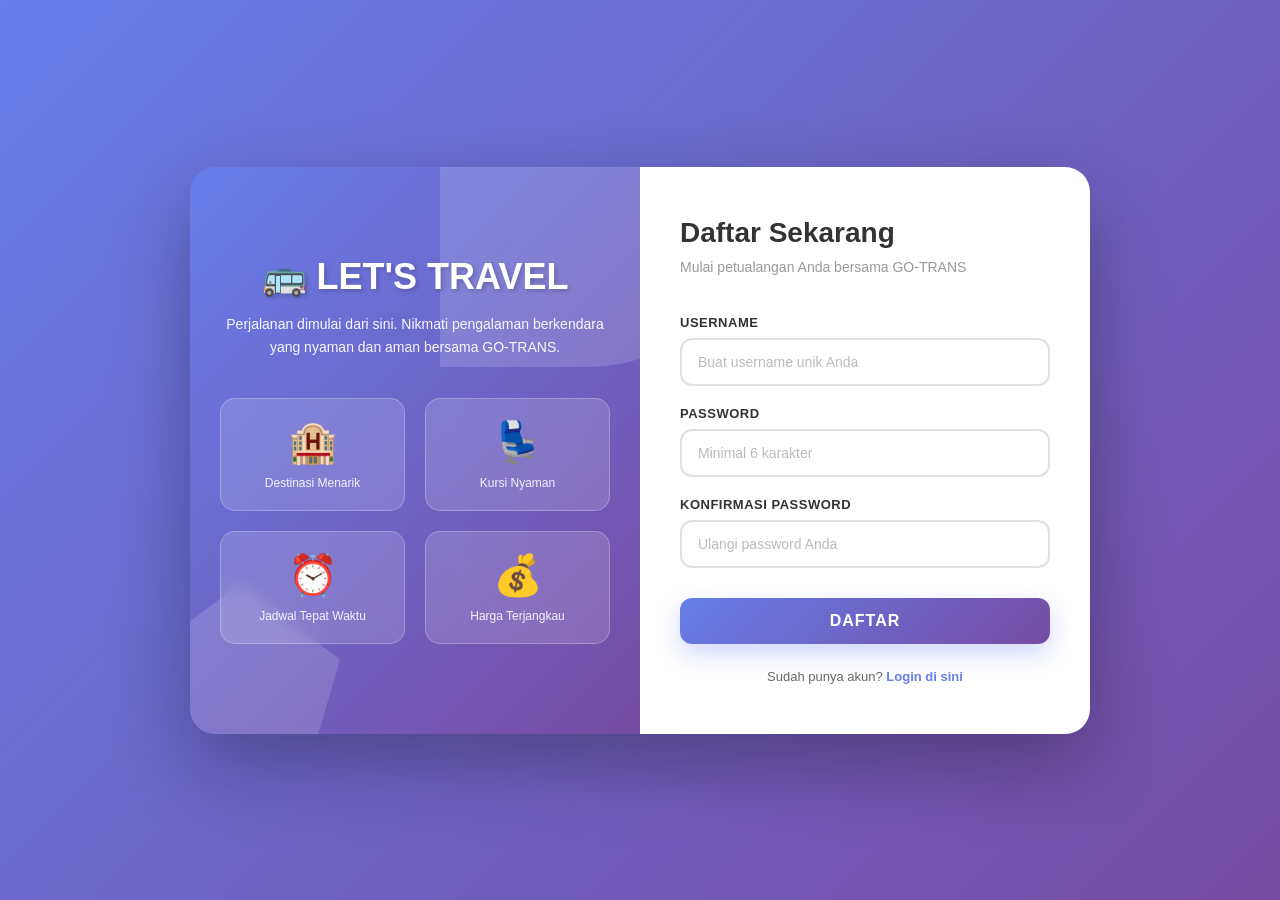
<file: index.html>
<!DOCTYPE html>
<html>
<head>
<title>Register GO-TRANS</title>
<meta charset="UTF-8">
<style>
* {
    margin: 0;
    padding: 0;
    box-sizing: border-box;
}

body {
    font-family: 'Segoe UI', Arial, sans-serif;
    background: linear-gradient(135deg, #667eea 0%, #764ba2 100%);
    margin: 0;
    min-height: 100vh;
    display: flex;
    justify-content: center;
    align-items: center;
    padding: 20px;
}

.container {
    width: 100%;
    max-width: 900px;
    display: grid;
    grid-template-columns: 1fr 1fr;
    gap: 0;
    border-radius: 25px;
    overflow: hidden;
    box-shadow: 0 30px 80px rgba(0,0,0,0.3);
    animation: slideUp 0.8s ease;
}

@keyframes slideUp {
    from {
        opacity: 0;
        transform: translateY(40px);
    }
    to {
        opacity: 1;
        transform: translateY(0);
    }
}

/* LEFT SIDE - IMAGES */
.hero-section {
    background: linear-gradient(135deg, #667eea 0%, #764ba2 100%);
    position: relative;
    display: flex;
    align-items: center;
    justify-content: center;
    padding: 40px 30px;
    color: white;
    overflow: hidden;
}

.hero-content {
    position: relative;
    z-index: 2;
    text-align: center;
}

.hero-section h1 {
    font-size: 36px;
    margin-bottom: 15px;
    font-weight: 800;
    text-shadow: 2px 2px 4px rgba(0,0,0,0.2);
}

.hero-section p {
    font-size: 14px;
    opacity: 0.95;
    margin-bottom: 30px;
    line-height: 1.6;
}

/* Travel Icon Animation */
.travel-icons {
    display: grid;
    grid-template-columns: 1fr 1fr;
    gap: 20px;
    margin-top: 40px;
}

.icon-box {
    background: rgba(255,255,255,0.15);
    padding: 20px;
    border-radius: 15px;
    backdrop-filter: blur(10px);
    border: 1px solid rgba(255,255,255,0.25);
    animation: float 3s infinite ease-in-out;
    cursor: pointer;
    transition: all 0.3s ease;
}

.icon-box:nth-child(1) { animation-delay: 0s; }
.icon-box:nth-child(2) { animation-delay: 0.5s; }
.icon-box:nth-child(3) { animation-delay: 1s; }
.icon-box:nth-child(4) { animation-delay: 1.5s; }

.icon-box:hover {
    background: rgba(255,255,255,0.25);
    transform: translateY(-10px);
}

@keyframes float {
    0%, 100% { transform: translateY(0); }
    50% { transform: translateY(-15px); }
}

.icon-box-icon {
    font-size: 40px;
    margin-bottom: 10px;
}

.icon-box-text {
    font-size: 12px;
    opacity: 0.9;
}

/* Geometric shapes background */
.shape {
    position: absolute;
    opacity: 0.15;
}

.shape-1 {
    width: 300px;
    height: 300px;
    background: white;
    border-radius: 0 50% 50% 0;
    top: -100px;
    right: -100px;
    animation: rotate 20s infinite linear;
}

.shape-2 {
    width: 200px;
    height: 200px;
    background: white;
    clip-path: polygon(50% 0%, 100% 38%, 82% 100%, 18% 100%, 0% 38%);
    bottom: -50px;
    left: -50px;
    animation: rotate 30s infinite linear reverse;
}

@keyframes rotate {
    0% { transform: rotate(0deg); }
    100% { transform: rotate(360deg); }
}

/* RIGHT SIDE - FORM */
.form-section {
    background: white;
    padding: 50px 40px;
    display: flex;
    flex-direction: column;
    justify-content: center;
}

.form-section h2 {
    color: #333;
    margin-bottom: 10px;
    font-size: 28px;
}

.form-section .subtitle {
    color: #999;
    margin-bottom: 40px;
    font-size: 14px;
}

.form-group {
    margin-bottom: 20px;
}

.form-group label {
    display: block;
    margin-bottom: 8px;
    color: #333;
    font-weight: 600;
    font-size: 13px;
    text-transform: uppercase;
    letter-spacing: 0.5px;
}

input {
    width: 100%;
    padding: 14px 16px;
    border: 2px solid #e0e0e0;
    border-radius: 12px;
    font-size: 14px;
    transition: all 0.3s ease;
    font-family: Arial, sans-serif;
}

input::placeholder {
    color: #bbb;
}

input:focus {
    outline: none;
    border: 2px solid #667eea;
    box-shadow: 0 0 15px rgba(102, 126, 234, 0.2);
    background: #f8f9ff;
}

button {
    width: 100%;
    padding: 14px;
    margin-top: 10px;
    border: none;
    background: linear-gradient(135deg, #667eea 0%, #764ba2 100%);
    color: white;
    font-size: 16px;
    font-weight: bold;
    border-radius: 12px;
    cursor: pointer;
    transition: all 0.3s ease;
    text-transform: uppercase;
    letter-spacing: 1px;
    box-shadow: 0 10px 25px rgba(102, 126, 234, 0.3);
}

button:hover {
    transform: translateY(-3px);
    box-shadow: 0 15px 40px rgba(102, 126, 234, 0.4);
}

button:active {
    transform: translateY(-1px);
}

.login-link {
    text-align: center;
    margin-top: 25px;
    font-size: 13px;
    color: #666;
}

.login-link a {
    color: #667eea;
    text-decoration: none;
    font-weight: bold;
    transition: all 0.3s ease;
}

.login-link a:hover {
    color: #764ba2;
    text-decoration: underline;
}

/* SUCCESS */
.success-section {
    display: none;
    flex-direction: column;
    align-items: center;
    justify-content: center;
    padding: 60px 40px;
    background: white;
    text-align: center;
}

.success-section.active {
    display: flex;
}

.success-icon {
    width: 100px;
    height: 100px;
    border-radius: 50%;
    background: linear-gradient(135deg, #4caf50 0%, #45a049 100%);
    display: flex;
    align-items: center;
    justify-content: center;
    margin-bottom: 25px;
    animation: popIn 0.6s cubic-bezier(0.68, -0.55, 0.265, 1.55);
    box-shadow: 0 10px 30px rgba(76, 175, 80, 0.3);
}

.success-icon::after {
    content: "✔";
    font-size: 50px;
    color: white;
    font-weight: bold;
}

.success-section h2 {
    color: #4caf50;
    font-size: 28px;
    margin-bottom: 10px;
}

.success-section p {
    color: #666;
    font-size: 14px;
    margin-bottom: 30px;
}

.success-section .btn-next {
    background: linear-gradient(135deg, #667eea 0%, #764ba2 100%);
    color: white;
    padding: 12px 30px;
    border: none;
    border-radius: 10px;
    cursor: pointer;
    font-weight: bold;
    transition: all 0.3s ease;
}

.success-section .btn-next:hover {
    transform: translateY(-3px);
    box-shadow: 0 10px 30px rgba(102, 126, 234, 0.3);
}

@keyframes popIn {
    0% {
        transform: scale(0) rotateZ(-45deg);
        opacity: 0;
    }
    100% {
        transform: scale(1) rotateZ(0deg);
        opacity: 1;
    }
}

/* RESPONSIVE */
@media (max-width: 768px) {
    .container {
        grid-template-columns: 1fr;
    }

    .hero-section {
        padding: 30px 25px;
        min-height: 300px;
    }

    .hero-section h1 {
        font-size: 28px;
    }

    .form-section {
        padding: 40px 30px;
    }

    .travel-icons {
        grid-template-columns: 1fr 1fr;
        gap: 15px;
        margin-top: 25px;
    }
}
</style>
</head>

<body>

<div class="container">
    <!-- LEFT SIDE - HERO -->
    <div class="hero-section" id="heroSection">
        <div class="shape shape-1"></div>
        <div class="shape shape-2"></div>

        <div class="hero-content">
            <h1>🚌 LET'S TRAVEL</h1>
            <p>Perjalanan dimulai dari sini. Nikmati pengalaman berkendara yang nyaman dan aman bersama GO-TRANS.</p>

            <div class="travel-icons">
                <div class="icon-box">
                    <div class="icon-box-icon">🏨</div>
                    <div class="icon-box-text">Destinasi Menarik</div>
                </div>
                <div class="icon-box">
                    <div class="icon-box-icon">💺</div>
                    <div class="icon-box-text">Kursi Nyaman</div>
                </div>
                <div class="icon-box">
                    <div class="icon-box-icon">⏰</div>
                    <div class="icon-box-text">Jadwal Tepat Waktu</div>
                </div>
                <div class="icon-box">
                    <div class="icon-box-icon">💰</div>
                    <div class="icon-box-text">Harga Terjangkau</div>
                </div>
            </div>
        </div>

        <div class="success-section" id="successBox">
            <div class="success-icon"></div>
            <h2>Registrasi Berhasil!</h2>
            <p>Selamat datang di GO-TRANS. Perjalanan Anda dimulai dari sini.</p>
            <button class="btn-next" onclick="lanjut()">Lanjut ke Dashboard</button>
        </div>
    </div>

    <!-- RIGHT SIDE - FORM -->
    <div class="form-section" id="formSection">
        <h2>Daftar Sekarang</h2>
        <p class="subtitle">Mulai petualangan Anda bersama GO-TRANS</p>

        <div class="form-group">
            <label for="username">Username</label>
            <input 
                id="username" 
                type="text"
                placeholder="Buat username unik Anda"
                autocomplete="off"
            >
        </div>

        <div class="form-group">
            <label for="password">Password</label>
            <input 
                id="password" 
                type="password"
                placeholder="Minimal 6 karakter"
                autocomplete="off"
            >
        </div>

        <div class="form-group">
            <label for="password-confirm">Konfirmasi Password</label>
            <input 
                id="password-confirm" 
                type="password"
                placeholder="Ulangi password Anda"
                autocomplete="off"
            >
        </div>

        <button onclick="daftar()">Daftar</button>

        <div class="login-link">
            Sudah punya akun? <a href="login.html">Login di sini</a>
        </div>
    </div>
</div>

<script>
function daftar() {
    const username = document.getElementById("username").value.trim();
    const password = document.getElementById("password").value.trim();
    const passwordConfirm = document.getElementById("password-confirm").value.trim();

    if (!username || !password || !passwordConfirm) {
        alert("⚠️ Semua field harus diisi!");
        return;
    }

    if (username.length < 3) {
        alert("⚠️ Username minimal 3 karakter!");
        return;
    }

    if (password.length < 6) {
        alert("⚠️ Password minimal 6 karakter!");
        return;
    }

    if (password !== passwordConfirm) {
        alert("⚠️ Password tidak cocok!");
        return;
    }

    localStorage.setItem("user", JSON.stringify({
        username: username,
        password: password
    }));

    document.getElementById("formSection").style.display = "none";
    document.getElementById("successBox").classList.add("active");
}

function lanjut() {
    window.location = "dashboard.html";
}

// Enter key
document.addEventListener('keypress', function(e) {
    if (e.key === 'Enter') {
        daftar();
    }
});
</script>

</body>
</html>
</file>
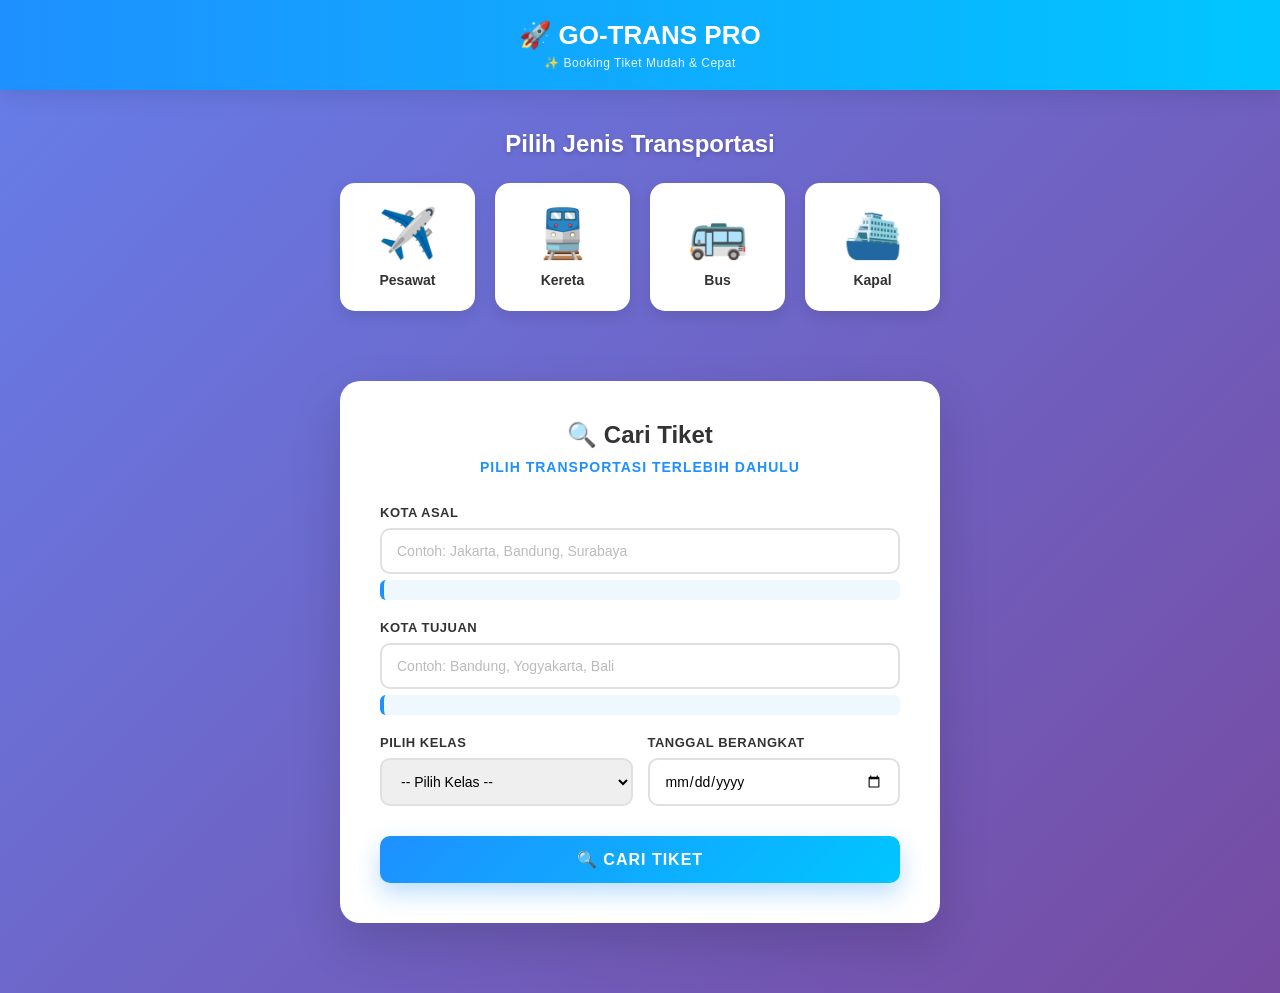
<file: dashboard.html>
<!DOCTYPE html>
<html>
<head>
<title>GO-TRANS PRO - Dashboard</title>
<meta charset="UTF-8">
<meta name="viewport" content="width=device-width, initial-scale=1.0">
<style>
* {
    margin: 0;
    padding: 0;
    box-sizing: border-box;
}

body {
    font-family: 'Segoe UI', Tahoma, Geneva, Verdana, sans-serif;
    background: linear-gradient(135deg, #667eea 0%, #764ba2 100%);
    min-height: 100vh;
    padding-bottom: 40px;
}

/* NAVBAR */
.navbar {
    background: linear-gradient(90deg, #1e90ff 0%, #00c6ff 100%);
    color: white;
    padding: 20px;
    text-align: center;
    font-size: 26px;
    font-weight: bold;
    box-shadow: 0 5px 20px rgba(0,0,0,0.1);
    position: sticky;
    top: 0;
    z-index: 100;
}

.navbar-subtitle {
    font-size: 12px;
    opacity: 0.9;
    margin-top: 5px;
    font-weight: normal;
    letter-spacing: 0.5px;
}

/* TRANSPORT SELECTOR */
.transport-section {
    padding: 40px 20px;
    text-align: center;
}

.transport-title {
    color: white;
    font-size: 24px;
    margin-bottom: 25px;
    font-weight: bold;
    text-shadow: 0 2px 4px rgba(0,0,0,0.2);
}

.transport {
    display: grid;
    grid-template-columns: repeat(auto-fit, minmax(120px, 1fr));
    gap: 20px;
    max-width: 600px;
    margin: 0 auto;
    justify-content: center;
}

.item {
    background: white;
    padding: 20px;
    border-radius: 15px;
    cursor: pointer;
    border: 3px solid transparent;
    transition: all 0.4s cubic-bezier(0.68, -0.55, 0.265, 1.55);
    box-shadow: 0 5px 15px rgba(0,0,0,0.1);
    position: relative;
    overflow: hidden;
}

.item::before {
    content: '';
    position: absolute;
    top: 0;
    left: -100%;
    width: 100%;
    height: 100%;
    background: rgba(30, 144, 255, 0.1);
    transition: left 0.3s ease;
}

.item:hover {
    transform: translateY(-8px);
    box-shadow: 0 12px 30px rgba(0,0,0,0.2);
}

.item:hover::before {
    left: 100%;
}

.item.active {
    border: 3px solid #1e90ff;
    background: linear-gradient(135deg, #e3f2fd 0%, #f0f8ff 100%);
    transform: scale(1.05);
    box-shadow: 0 15px 40px rgba(30, 144, 255, 0.3);
}

.item-icon {
    font-size: 48px;
    margin-bottom: 10px;
}

.item-name {
    font-weight: 600;
    color: #333;
    font-size: 14px;
}

.item.active .item-name {
    color: #1e90ff;
}

/* SEARCH BOX */
.search-box {
    background: white;
    margin: 30px auto;
    padding: 40px;
    max-width: 600px;
    border-radius: 20px;
    box-shadow: 0 20px 50px rgba(0,0,0,0.15);
    animation: slideUp 0.6s ease;
}

@keyframes slideUp {
    from {
        opacity: 0;
        transform: translateY(30px);
    }
    to {
        opacity: 1;
        transform: translateY(0);
    }
}

.search-box h2 {
    text-align: center;
    color: #333;
    margin-bottom: 10px;
    font-size: 24px;
}

.search-box .subtitle {
    text-align: center;
    color: #1e90ff;
    font-weight: 600;
    margin-bottom: 30px;
    font-size: 14px;
    text-transform: uppercase;
    letter-spacing: 1px;
}

.form-group {
    margin-bottom: 20px;
}

.form-group label {
    display: block;
    margin-bottom: 8px;
    color: #333;
    font-weight: 600;
    font-size: 13px;
    text-transform: uppercase;
    letter-spacing: 0.5px;
}

input, select {
    width: 100%;
    padding: 13px 15px;
    border: 2px solid #e0e0e0;
    border-radius: 10px;
    font-size: 14px;
    font-family: 'Segoe UI', Arial, sans-serif;
    transition: all 0.3s ease;
    box-sizing: border-box;
}

input:focus, select:focus {
    outline: none;
    border: 2px solid #1e90ff;
    box-shadow: 0 0 15px rgba(30, 144, 255, 0.2);
    background: #f8f9ff;
}

input::placeholder {
    color: #bbb;
}

.info-box {
    background: #f0f8ff;
    border-left: 4px solid #1e90ff;
    padding: 10px 12px;
    border-radius: 6px;
    font-size: 12px;
    color: #1e90ff;
    margin-top: 6px;
    min-height: 18px;
    transition: all 0.3s ease;
}

.info-box.error {
    background: #ffebee;
    border-left-color: #f44336;
    color: #f44336;
}

.info-box.success {
    background: #e8f5e9;
    border-left-color: #4caf50;
    color: #4caf50;
}

.form-row {
    display: grid;
    grid-template-columns: 1fr 1fr;
    gap: 15px;
}

.btn-cari {
    width: 100%;
    padding: 14px;
    background: linear-gradient(135deg, #1e90ff 0%, #00c6ff 100%);
    color: white;
    border: none;
    border-radius: 10px;
    font-size: 16px;
    font-weight: bold;
    cursor: pointer;
    transition: all 0.3s ease;
    text-transform: uppercase;
    letter-spacing: 1px;
    box-shadow: 0 10px 25px rgba(30, 144, 255, 0.3);
    margin-top: 10px;
}

.btn-cari:hover {
    transform: translateY(-3px);
    box-shadow: 0 15px 40px rgba(30, 144, 255, 0.4);
}

.btn-cari:active {
    transform: translateY(-1px);
}

/* HASIL SECTION */
#hasil {
    max-width: 800px;
    margin: 30px auto;
    padding: 0 20px;
}

.hasil-title {
    color: white;
    text-align: center;
    font-size: 20px;
    margin-bottom: 25px;
    font-weight: bold;
    text-shadow: 0 2px 4px rgba(0,0,0,0.2);
}

.card {
    background: white;
    margin-bottom: 20px;
    padding: 25px;
    border-radius: 15px;
    display: flex;
    justify-content: space-between;
    align-items: center;
    box-shadow: 0 10px 30px rgba(0,0,0,0.1);
    transition: all 0.3s ease;
    border-left: 5px solid #1e90ff;
    animation: fadeIn 0.5s ease;
}

@keyframes fadeIn {
    from {
        opacity: 0;
        transform: translateY(20px);
    }
    to {
        opacity: 1;
        transform: translateY(0);
    }
}

.card:hover {
    transform: translateY(-5px);
    box-shadow: 0 15px 40px rgba(0,0,0,0.15);
}

.card-left {
    flex: 1;
}

.card-title {
    font-size: 18px;
    font-weight: bold;
    color: #333;
    margin-bottom: 8px;
    display: flex;
    align-items: center;
    gap: 10px;
}

.card-icon {
    font-size: 24px;
}

.card-info {
    color: #666;
    font-size: 13px;
    margin: 5px 0;
    display: flex;
    align-items: center;
    gap: 8px;
}

.card-right {
    text-align: right;
    margin-left: 20px;
    min-width: 180px;
}

.card-price {
    font-size: 24px;
    font-weight: bold;
    color: #1e90ff;
    margin-bottom: 12px;
}

.btn-pesan {
    background: linear-gradient(135deg, #1e90ff 0%, #00c6ff 100%);
    color: white;
    padding: 10px 20px;
    border: none;
    border-radius: 8px;
    cursor: pointer;
    font-weight: bold;
    transition: all 0.3s ease;
    font-size: 13px;
    text-transform: uppercase;
    letter-spacing: 0.5px;
    width: 100%;
}

.btn-pesan:hover {
    transform: scale(1.05);
    box-shadow: 0 8px 20px rgba(30, 144, 255, 0.3);
}

.btn-pesan:active {
    transform: scale(0.98);
}

/* EMPTY STATE */
.empty-state {
    text-align: center;
    padding: 60px 20px;
    color: white;
}

.empty-state-icon {
    font-size: 64px;
    margin-bottom: 20px;
    opacity: 0.8;
}

.empty-state-text {
    font-size: 16px;
    opacity: 0.9;
}

/* RESPONSIVE */
@media (max-width: 768px) {
    .search-box {
        margin: 30px 20px;
        padding: 30px 20px;
    }

    .card {
        flex-direction: column;
        text-align: center;
        align-items: flex-start;
    }

    .card-right {
        margin-left: 0;
        margin-top: 15px;
        text-align: left;
        width: 100%;
    }

    .form-row {
        grid-template-columns: 1fr;
    }

    .transport {
        grid-template-columns: repeat(2, 1fr);
    }

    .transport-title {
        font-size: 20px;
    }
}
</style>
</head>

<body>

<div class="navbar">
    🚀 GO-TRANS PRO
    <div class="navbar-subtitle">✨ Booking Tiket Mudah & Cepat</div>
</div>

<!-- TRANSPORT SELECTOR -->
<div class="transport-section">
    <div class="transport-title">Pilih Jenis Transportasi</div>
    <div class="transport">
        <div class="item" onclick="pilihTransport(this, 'Pesawat')">
            <div class="item-icon">✈️</div>
            <div class="item-name">Pesawat</div>
        </div>
        <div class="item" onclick="pilihTransport(this, 'Kereta')">
            <div class="item-icon">🚆</div>
            <div class="item-name">Kereta</div>
        </div>
        <div class="item" onclick="pilihTransport(this, 'Bus')">
            <div class="item-icon">🚌</div>
            <div class="item-name">Bus</div>
        </div>
        <div class="item" onclick="pilihTransport(this, 'Kapal')">
            <div class="item-icon">⛴️</div>
            <div class="item-name">Kapal</div>
        </div>
    </div>
</div>

<!-- SEARCH BOX -->
<div class="search-box">
    <h2>🔍 Cari Tiket</h2>
    <div class="subtitle" id="jenis">Pilih transportasi terlebih dahulu</div>

    <div class="form-group">
        <label for="asal">Kota Asal</label>
        <input id="asal" type="text" placeholder="Contoh: Jakarta, Bandung, Surabaya">
        <div id="infoAsal" class="info-box"></div>
    </div>

    <div class="form-group">
        <label for="tujuan">Kota Tujuan</label>
        <input id="tujuan" type="text" placeholder="Contoh: Bandung, Yogyakarta, Bali">
        <div id="infoTujuan" class="info-box"></div>
    </div>

    <div class="form-row">
        <div class="form-group">
            <label for="kelas">Pilih Kelas</label>
            <select id="kelas">
                <option value="">-- Pilih Kelas --</option>
                <option value="Ekonomi">💺 Ekonomi</option>
                <option value="Eksekutif">👑 Eksekutif</option>
            </select>
        </div>

        <div class="form-group">
            <label for="tanggal">Tanggal Berangkat</label>
            <input type="date" id="tanggal">
        </div>
    </div>

    <button class="btn-cari" onclick="cari()">🔍 Cari Tiket</button>
</div>

<div id="hasil"></div>

<script>
let transport = "";

// DATA TRANSIT
let transit = {
    Pesawat: {
        jakarta: "Bandara Soekarno-Hatta (CGK)",
        surabaya: "Bandara Juanda (SUB)",
        bali: "Bandara Ngurah Rai (DPS)",
        bandung: "Bandara Husein Sastranegara (BDO)",
        yogyakarta: "Bandara Adi Sumarmo (JOG)"
    },
    Kereta: {
        jakarta: "Stasiun Gambir",
        bandung: "Stasiun Bandung",
        surabaya: "Stasiun Gubeng",
        yogyakarta: "Stasiun Tugu",
        solo: "Stasiun Solo Balapan"
    },
    Bus: {
        jakarta: "Terminal Pulo Gebang",
        bandung: "Terminal Leuwi Panjang",
        surabaya: "Terminal Bungurasih",
        yogyakarta: "Terminal Giwangan",
        solo: "Terminal Tirtonadi"
    },
    Kapal: {
        jakarta: "Pelabuhan Tanjung Priok",
        surabaya: "Pelabuhan Tanjung Perak",
        makassar: "Pelabuhan Soekarno-Hatta",
        bali: "Pelabuhan Benoa"
    }
};

// HARGA
let hargaBase = {
    Pesawat: 500000,
    Kereta: 150000,
    Bus: 100000,
    Kapal: 200000
};

// ICON TRANSPORT
let iconTransport = {
    Pesawat: "✈️",
    Kereta: "🚆",
    Bus: "🚌",
    Kapal: "⛴️"
};

// PILIH TRANSPORT
function pilihTransport(el, jenis) {
    transport = jenis;
    document.getElementById("jenis").innerText = `Transport: ${jenis}`;

    document.querySelectorAll(".item").forEach(i => i.classList.remove("active"));
    el.classList.add("active");
}

// DETECT TRANSIT
function cariTransit(kota) {
    kota = kota.toLowerCase();

    if (!transit[transport]) return "";

    let data = transit[transport];

    for (let key in data) {
        if (kota.includes(key)) {
            return data[key];
        }
    }

    return "";
}

// AUTO DETECT
document.getElementById("asal").addEventListener("input", function() {
    let transit = cariTransit(this.value);
    let infoEl = document.getElementById("infoAsal");
    if (transit) {
        infoEl.textContent = "📍 " + transit;
        infoEl.classList.add("success");
        infoEl.classList.remove("error");
    } else {
        infoEl.textContent = this.value ? "❌ Tidak ditemukan" : "";
        infoEl.classList.remove("success");
        if (this.value) infoEl.classList.add("error");
    }
});

document.getElementById("tujuan").addEventListener("input", function() {
    let transit = cariTransit(this.value);
    let infoEl = document.getElementById("infoTujuan");
    if (transit) {
        infoEl.textContent = "📍 " + transit;
        infoEl.classList.add("success");
        infoEl.classList.remove("error");
    } else {
        infoEl.textContent = this.value ? "❌ Tidak ditemukan" : "";
        infoEl.classList.remove("success");
        if (this.value) infoEl.classList.add("error");
    }
});

// CARI
function cari() {
    if (transport == "") {
        alert("⚠️ Pilih transportasi terlebih dahulu!");
        return;
    }

    let asal = document.getElementById("asal").value.trim();
    let tujuan = document.getElementById("tujuan").value.trim();
    let tgl = document.getElementById("tanggal").value;
    let kelas = document.getElementById("kelas").value;

    let trA = document.getElementById("infoAsal").textContent.replace("📍 ", "");
    let trT = document.getElementById("infoTujuan").textContent.replace("📍 ", "");

    if (!asal || !tujuan || !tgl) {
        alert("⚠️ Lengkapi semua data pencarian!");
        return;
    }

    if (kelas == "") {
        alert("⚠️ Pilih kelas perjalanan!");
        return;
    }

    if (!trA || !trT) {
        alert("⚠️ Kota asal atau tujuan tidak ditemukan. Periksa kembali!");
        return;
    }

    let list = `<div class="hasil-title">✈️ Hasil Pencarian Tiket ${transport}</div>`;

    for (let i = 1; i <= 3; i++) {
        let harga = hargaBase[transport] + (i * 50000);

        if (kelas == "Ekonomi") harga += 100000;
        if (kelas == "Eksekutif") harga += 200000;

        let jam = ["08:00", "12:00", "18:00"][i - 1];
        let durasi = ["2 jam", "3 jam", "2.5 jam"];

        list += `
        <div class="card">
            <div class="card-left">
                <div class="card-title">
                    <div class="card-icon">${iconTransport[transport]}</div>
                    <div>${asal} → ${tujuan}</div>
                </div>
                <div class="card-info">⏰ ${tgl} | ${jam}</div>
                <div class="card-info">🛫 Terminal: ${trA}</div>
                <div class="card-info">🛬 Terminal: ${trT}</div>
                <div class="card-info">⏱️ Durasi: ${durasi[i-1]} | 🪑 ${kelas}</div>
            </div>

            <div class="card-right">
                <div class="card-price">Rp ${harga.toLocaleString('id-ID')}</div>
                <button class="btn-pesan" onclick="pesan('${asal}','${tujuan}','${tgl}','${transport}','${jam}','${kelas}',${harga})">
                    🎫 Pesan Sekarang
                </button>
            </div>
        </div>
        `;
    }

    document.getElementById("hasil").innerHTML = list;
}

// SIMPAN & REDIRECT
function pesan(a, t, tgl, trans, jam, kelas, harga) {
    localStorage.setItem("tempTiket", JSON.stringify({
        asal: a,
        tujuan: t,
        tanggal: tgl,
        transport: trans,
        jam: jam,
        kelas: kelas,
        harga: harga
    }));

    window.location = "pesan.html";
}
</script>

</body>
</html>
</file>
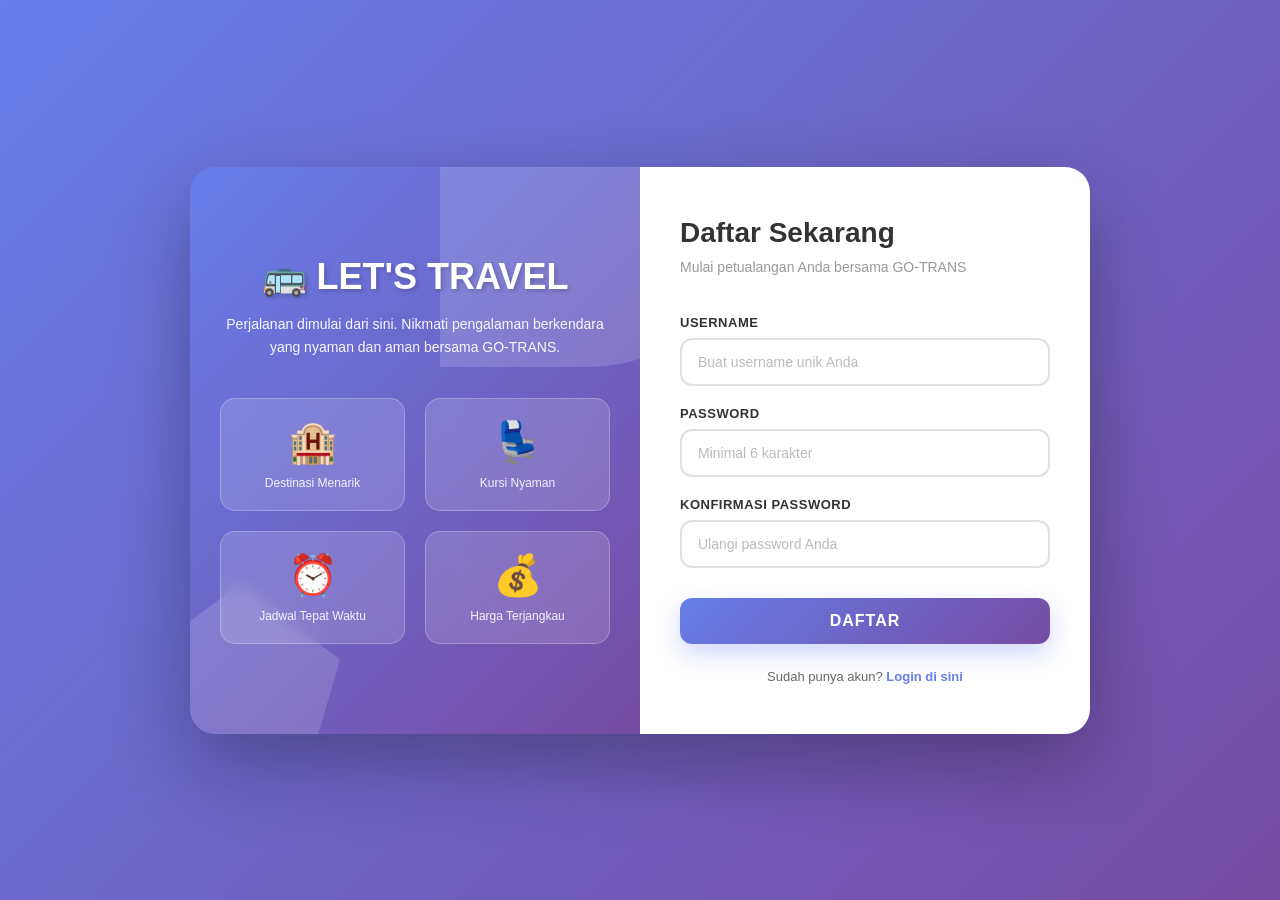
<file: pesan.html>
<!DOCTYPE html>
<html>
<head>
<style>
* {
    margin: 0;
    padding: 0;
    box-sizing: border-box;
}

body {
    font-family: Arial, sans-serif;
    background: linear-gradient(135deg, #667eea 0%, #764ba2 100%);
    display: flex;
    justify-content: center;
    align-items: center;
    min-height: 100vh;
    padding: 20px;
}

.card {
    background: white;
    padding: 40px;
    border-radius: 15px;
    width: 100%;
    max-width: 400px;
    box-shadow: 0 10px 40px rgba(0,0,0,0.2);
    animation: slideUp 0.5s ease;
}

@keyframes slideUp {
    from {
        opacity: 0;
        transform: translateY(30px);
    }
    to {
        opacity: 1;
        transform: translateY(0);
    }
}

h2 {
    text-align: center;
    color: #333;
    margin-bottom: 30px;
    font-size: 24px;
}

.form-group {
    margin-bottom: 15px;
}

label {
    display: block;
    font-size: 12px;
    color: #666;
    margin-bottom: 5px;
    font-weight: 600;
    text-transform: uppercase;
    letter-spacing: 0.5px;
}

input {
    width: 100%;
    padding: 12px;
    border-radius: 8px;
    border: 2px solid #e0e0e0;
    font-size: 14px;
    transition: all 0.3s ease;
    font-family: Arial, sans-serif;
}

input:focus {
    outline: none;
    border: 2px solid #667eea;
    box-shadow: 0 0 8px rgba(102, 126, 234, 0.3);
    background: #f8f9ff;
}

input[readonly] {
    background: #f5f5f5;
    color: #666;
    cursor: not-allowed;
}

input[readonly]:focus {
    border: 2px solid #e0e0e0;
    box-shadow: none;
}

input::placeholder {
    color: #999;
}

button {
    width: 100%;
    padding: 14px;
    background: linear-gradient(135deg, #667eea 0%, #764ba2 100%);
    color: white;
    border: none;
    border-radius: 8px;
    cursor: pointer;
    font-size: 16px;
    font-weight: bold;
    transition: all 0.3s ease;
    margin-top: 20px;
    text-transform: uppercase;
    letter-spacing: 1px;
}

button:hover {
    transform: translateY(-2px);
    box-shadow: 0 10px 25px rgba(102, 126, 234, 0.4);
}

button:active {
    transform: translateY(0);
}

/* Info section */
.info-section {
    background: #f0f4ff;
    border-left: 4px solid #667eea;
    padding: 12px;
    border-radius: 4px;
    margin-top: 25px;
    font-size: 12px;
    color: #555;
}

.info-section strong {
    color: #667eea;
}
</style>
</head>
<body>

<div class="card">
    <h2>🎫 Pesan Tiket</h2>

    <div class="form-group">
        <label>Nama Lengkap</label>
        <input id="nama" placeholder="Masukkan nama lengkap Anda">
    </div>

    <div class="form-group">
        <label>NIK (16 Digit)</label>
        <input id="nik" placeholder="Masukkan NIK 16 digit">
    </div>

    <!-- AUTO DARI DASHBOARD -->
    <div class="form-group">
        <label>Asal Perjalanan</label>
        <input id="asal" readonly>
    </div>

    <div class="form-group">
        <label>Tujuan Perjalanan</label>
        <input id="tujuan" readonly>
    </div>

    <div class="form-group">
        <label>Tanggal Keberangkatan</label>
        <input type="date" id="tanggal" readonly>
    </div>

    <button onclick="pesan()">✓ Lanjut ke Pembayaran</button>

    <div class="info-section">
        <strong>ℹ️ Info:</strong> Data asal, tujuan, dan tanggal sudah terisi otomatis dari pilihan Anda sebelumnya.
    </div>
</div>

<script>
// ambil data dari dashboard
let data = JSON.parse(localStorage.getItem("tempTiket"));

if(data){
    document.getElementById("asal").value = data.asal;
    document.getElementById("tujuan").value = data.tujuan;
    document.getElementById("tanggal").value = data.tanggal;
} else {
    alert("Data tiket tidak ditemukan!");
    window.location = "index.html";
}

function pesan(){

    let nama = document.getElementById("nama").value.trim();
    let nik = document.getElementById("nik").value.trim();

    if(!nama || !nik){
        alert("❌ Nama dan NIK wajib diisi!");
        return;
    }

    if(nik.length != 16){
        alert("❌ NIK harus 16 digit!");
        return;
    }

    if(!/^\d+$/.test(nik)){
        alert("❌ NIK hanya boleh berisi angka!");
        return;
    }

    // gabung data lama + baru
    let tiket = {
        ...data,
        nama: nama,
        nik: nik,
        jumlah: 1,
        status: "Booked"
    };

    localStorage.setItem("tiket", JSON.stringify(tiket));

    window.location = "pembayaran.html";
}
</script>

</body>
</html>
</file>
